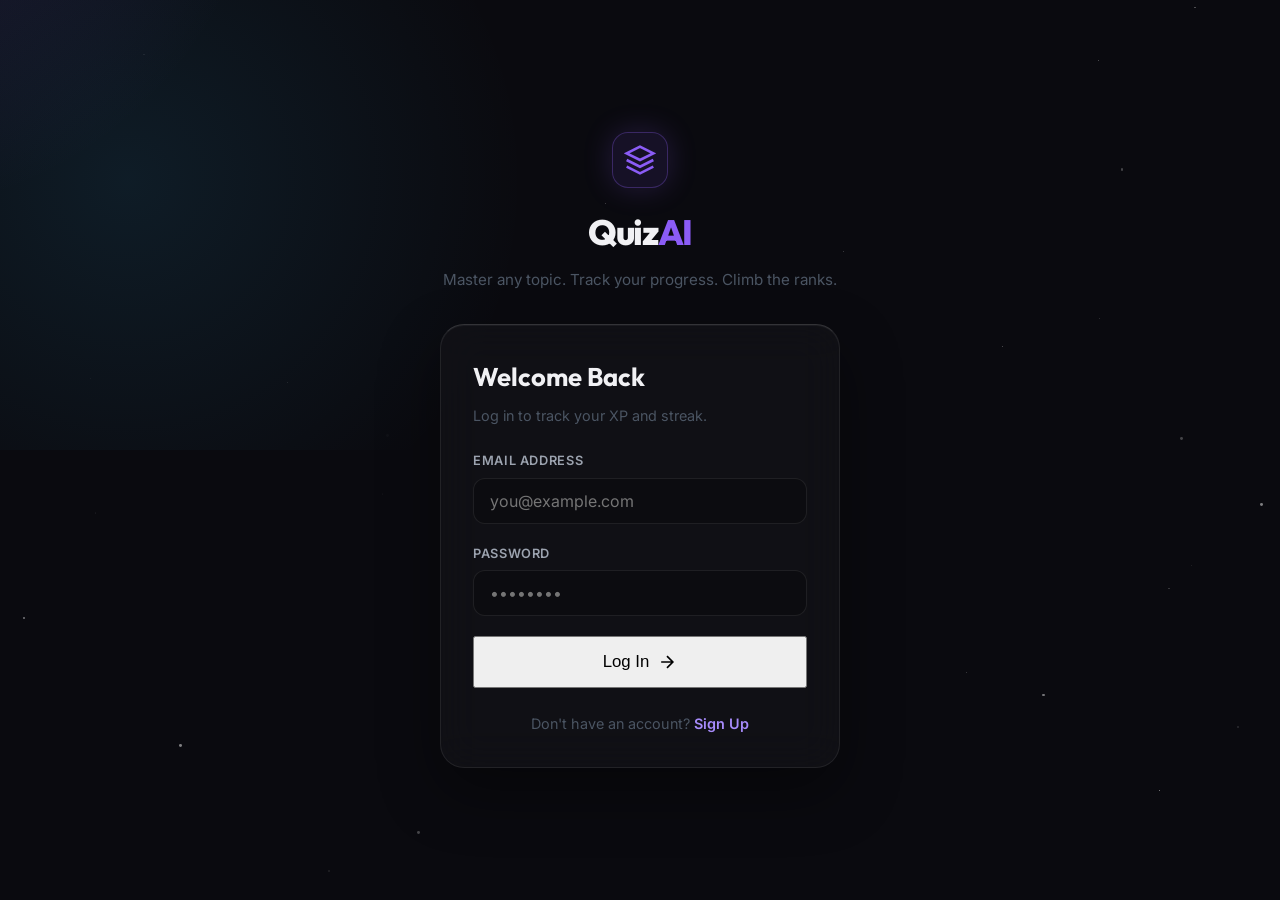
<file: login.html>
<!DOCTYPE html>
<html lang="en">
<head>
  <meta charset="UTF-8">
  <meta name="viewport" content="width=device-width, initial-scale=1.0">
  <title>Login – QuizAI Next-Gen Engine</title>
  <link href="https://fonts.googleapis.com/css2?family=Inter:wght@400;500;600;700;800&family=Outfit:wght@500;700;800&display=swap" rel="stylesheet">
  <link rel="stylesheet" href="styles.css">
  <link rel="stylesheet" href="login.css">
</head>
<body class="login-body">
  <!-- Dynamic Background -->
  <div class="stars" id="stars"></div>

  <div class="login-container">
    <div class="login-brand">
      <div class="brand-icon pulse">
        <svg viewBox="0 0 24 24" fill="none" stroke="currentColor" stroke-width="2">
          <path d="M12 2L2 7l10 5 10-5-10-5z"/>
          <path d="M2 17l10 5 10-5"/>
          <path d="M2 12l10 5 10-5"/>
        </svg>
      </div>
      <h1 class="brand-name">Quiz<span class="brand-accent">AI</span></h1>
      <p class="brand-tagline">Master any topic. Track your progress. Climb the ranks.</p>
    </div>

    <!-- Login Form -->
    <div id="loginFormContainer" class="auth-card">
      <h2>Welcome Back</h2>
      <p class="auth-subtitle">Log in to track your XP and streak.</p>
      <form id="loginForm">
        <div class="input-group">
          <label for="loginEmail">Email Address</label>
          <input type="email" id="loginEmail" placeholder="you@example.com" required>
        </div>
        <div class="input-group">
          <label for="loginPassword">Password</label>
          <input type="password" id="loginPassword" placeholder="••••••••" required>
        </div>
        <button type="submit" class="btn btn-primary auth-submit">
          Log In
          <svg viewBox="0 0 24 24" fill="none" stroke="currentColor" stroke-width="2"><path d="M5 12h14M12 5l7 7-7 7"/></svg>
        </button>
      </form>
      <div class="auth-switch">
        Don't have an account? <a href="#" onclick="toggleAuth('register')">Sign Up</a>
      </div>
    </div>

    <!-- Register Form -->
    <div id="registerFormContainer" class="auth-card hidden">
      <h2>Create Account</h2>
      <p class="auth-subtitle">Join the intelligent learning platform.</p>
      <form id="registerForm">
        <div class="input-group">
          <label for="regUsername">Username (Public)</label>
          <input type="text" id="regUsername" placeholder="QuizMaster99" required minlength="3">
        </div>
        <div class="input-group">
          <label for="regEmail">Email Address</label>
          <input type="email" id="regEmail" placeholder="you@example.com" required>
        </div>
        <div class="input-group">
          <label for="regPassword">Password</label>
          <input type="password" id="regPassword" placeholder="Minimum 6 characters" required minlength="6">
        </div>
        <button type="submit" class="btn btn-primary auth-submit">
          Create Account
          <svg viewBox="0 0 24 24" fill="none" stroke="currentColor" stroke-width="2"><path d="M5 12h14M12 5l7 7-7 7"/></svg>
        </button>
      </form>
      <div class="auth-switch">
        Already have an account? <a href="#" onclick="toggleAuth('login')">Log In</a>
      </div>
    </div>
    
  </div>

  <!-- Toast -->
  <div id="toast" class="toast hidden"><span id="toastMessage"></span></div>

  <script src="login.js"></script>
</body>
</html>
</file>
<file: styles.css>
/* ==========================================================================
   QuizAI — NEXT-GEN DESIGN SYSTEM
   Premium dark theme with purple accent, glassmorphism, and micro-animations.
   ========================================================================== */

/* ── CSS Variables ── */
:root {
  /* Core Palette */
  --bg-base: #0a0a0f;
  --bg-elevated: #111118;
  --bg-card: rgba(17, 17, 24, 0.7);
  --bg-hover: rgba(30, 30, 42, 0.8);
  --bg-input: rgba(15, 15, 22, 0.6);

  /* Accent Colors */
  --accent-primary: #8b5cf6;
  --accent-primary-hover: #a78bfa;
  --accent-secondary: #ec4899;
  --accent-cyan: #22d3ee;
  --accent-glow: rgba(139, 92, 246, 0.4);

  /* Text */
  --text-primary: #f1f1f4;
  --text-secondary: #9ca3af;
  --text-tertiary: #6b7280;
  --text-muted: #4b5563;

  /* Feedback */
  --success: #34d399;
  --success-bg: rgba(16, 185, 129, 0.08);
  --success-border: rgba(16, 185, 129, 0.2);
  --error: #f87171;
  --error-bg: rgba(239, 68, 68, 0.08);
  --error-border: rgba(239, 68, 68, 0.2);
  --warning: #fbbf24;
  --warning-bg: rgba(251, 191, 36, 0.08);
  --warning-border: rgba(251, 191, 36, 0.2);

  /* Gradients */
  --gradient-main: linear-gradient(135deg, #8b5cf6 0%, #ec4899 100%);
  --gradient-subtle: linear-gradient(135deg, rgba(139, 92, 246, 0.15) 0%, rgba(236, 72, 153, 0.15) 100%);

  /* Glass */
  --glass-border: rgba(255, 255, 255, 0.08);
  --glass-border-hover: rgba(255, 255, 255, 0.15);

  /* Radius */
  --radius-xs: 6px;
  --radius-sm: 8px;
  --radius-md: 12px;
  --radius-lg: 20px;
  --radius-xl: 24px;
  --radius-full: 9999px;

  /* Shadows */
  --shadow-sm: 0 2px 8px rgba(0, 0, 0, 0.3);
  --shadow-md: 0 8px 24px rgba(0, 0, 0, 0.4);
  --shadow-lg: 0 16px 48px rgba(0, 0, 0, 0.5);
  --shadow-glow: 0 0 30px -5px var(--accent-glow);

  /* Transitions */
  --ease-out: cubic-bezier(0.16, 1, 0.3, 1);
  --ease-spring: cubic-bezier(0.175, 0.885, 0.32, 1.275);
  --transition-fast: 150ms var(--ease-out);
  --transition-smooth: 300ms var(--ease-out);
  --transition-slow: 500ms var(--ease-out);
}

/* ── Reset & Base ── */
*, *::before, *::after {
  box-sizing: border-box;
  margin: 0;
  padding: 0;
}

html {
  scroll-behavior: smooth;
}

body {
  font-family: 'Inter', -apple-system, BlinkMacSystemFont, system-ui, sans-serif;
  background-color: var(--bg-base);
  color: var(--text-primary);
  line-height: 1.6;
  min-height: 100vh;
  display: flex;
  flex-direction: column;
  overflow-x: hidden;
  -webkit-font-smoothing: antialiased;
  -moz-osx-font-smoothing: grayscale;
}

body::before {
  content: '';
  position: fixed;
  top: 0;
  left: 0;
  width: 100%;
  height: 100%;
  background:
    radial-gradient(ellipse at 20% 0%, rgba(139, 92, 246, 0.08) 0%, transparent 50%),
    radial-gradient(ellipse at 80% 100%, rgba(236, 72, 153, 0.06) 0%, transparent 50%);
  pointer-events: none;
  z-index: 0;
}

/* Scrollbar */
::-webkit-scrollbar { width: 8px; }
::-webkit-scrollbar-track { background: transparent; }
::-webkit-scrollbar-thumb {
  background: rgba(139, 92, 246, 0.3);
  border-radius: 10px;
}
::-webkit-scrollbar-thumb:hover { background: rgba(139, 92, 246, 0.5); }

/* ── Selection ── */
::selection {
  background: rgba(139, 92, 246, 0.3);
  color: var(--text-primary);
}

/* ── Background Layers ── */
.bg-canvas {
  position: fixed;
  top: 0;
  left: 0;
  width: 100vw;
  height: 100vh;
  z-index: 1;
  pointer-events: none;
}

.bg-spotlight {
  position: fixed;
  top: 0;
  left: 0;
  width: 100vw;
  height: 100vh;
  z-index: 0;
  pointer-events: none;
  opacity: 0;
  transition: opacity 0.8s ease;
}

.bg-noise {
  position: fixed;
  top: 0;
  left: 0;
  width: 100vw;
  height: 100vh;
  z-index: 2;
  pointer-events: none;
  opacity: 0.03;
  background-image: url("data:image/svg+xml,%3Csvg viewBox='0 0 256 256' xmlns='http://www.w3.org/2000/svg'%3E%3Cfilter id='noise'%3E%3CfeTurbulence type='fractalNoise' baseFrequency='0.65' numOctaves='3' stitchTiles='stitch'/%3E%3C/filter%3E%3Crect width='100%25' height='100%25' filter='url(%23noise)' opacity='0.5'/%3E%3C/svg%3E");
}

/* ── Navigation ── */
.navbar {
  position: sticky;
  top: 0;
  z-index: 50;
  display: flex;
  justify-content: space-between;
  align-items: center;
  padding: 16px 32px;
  background: rgba(10, 10, 15, 0.8);
  backdrop-filter: blur(20px);
  -webkit-backdrop-filter: blur(20px);
  border-bottom: 1px solid var(--glass-border);
}

.nav-brand {
  display: flex;
  align-items: center;
  gap: 10px;
  cursor: pointer;
  transition: opacity var(--transition-fast);
}

.nav-brand:hover { opacity: 0.8; }

.brand-icon {
  width: 28px;
  height: 28px;
  color: var(--accent-primary);
}

.brand-icon svg { width: 100%; height: 100%; }

.brand-name {
  font-size: 1.3rem;
  font-weight: 700;
  letter-spacing: -0.03em;
  color: var(--text-primary);
}

.brand-accent { color: var(--accent-primary); }

.brand-version {
  font-size: 0.65rem;
  font-weight: 600;
  color: var(--accent-primary);
  background: rgba(139, 92, 246, 0.12);
  padding: 2px 6px;
  border-radius: var(--radius-full);
  letter-spacing: 0.05em;
  text-transform: uppercase;
}

.nav-actions {
  display: flex;
  align-items: center;
  gap: 16px;
}

.nav-badge {
  display: flex;
  align-items: center;
  gap: 8px;
  font-size: 0.75rem;
  font-weight: 500;
  color: var(--text-tertiary);
  padding: 6px 12px;
  border-radius: var(--radius-full);
  background: rgba(139, 92, 246, 0.06);
  border: 1px solid rgba(139, 92, 246, 0.12);
}

.nav-badge-dot {
  width: 6px;
  height: 6px;
  border-radius: 50%;
  background: var(--success);
  animation: pulse-dot 2s ease-in-out infinite;
}

@keyframes pulse-dot {
  0%, 100% { opacity: 1; transform: scale(1); }
  50% { opacity: 0.5; transform: scale(0.8); }
}

.nav-shortcut-hint {
  display: none;
  font-size: 0.7rem;
  color: var(--text-muted);
}

.nav-shortcut-hint kbd {
  display: inline-block;
  padding: 1px 5px;
  font-family: 'Inter', sans-serif;
  font-size: 0.65rem;
  background: rgba(255, 255, 255, 0.06);
  border: 1px solid var(--glass-border);
  border-radius: 3px;
  margin: 0 1px;
}

@media (min-width: 768px) {
  .nav-shortcut-hint { display: block; }
}

/* ── Layout ── */
.main-container {
  position: relative;
  z-index: 10;
  flex: 1;
  width: 100%;
  max-width: 860px;
  margin: 0 auto;
  padding: 40px 20px 60px;
}

/* ── Screens ── */
.screen {
  display: none;
  opacity: 0;
  transform: translateY(12px);
  transition: opacity 0.5s var(--ease-out), transform 0.5s var(--ease-out);
}

.screen.active {
  display: block;
  opacity: 1;
  transform: translateY(0);
  animation: screenReveal 0.6s var(--ease-out) forwards;
}

@keyframes screenReveal {
  from { opacity: 0; transform: translateY(16px); }
  to { opacity: 1; transform: translateY(0); }
}

/* ── Hero Section ── */
.hero-section {
  text-align: center;
  margin-bottom: 40px;
  animation: heroFadeIn 0.8s var(--ease-out) forwards;
}

@keyframes heroFadeIn {
  from { opacity: 0; transform: translateY(-20px); }
  to { opacity: 1; transform: translateY(0); }
}

.hero-badge {
  display: inline-flex;
  align-items: center;
  gap: 8px;
  font-size: 0.7rem;
  font-weight: 600;
  letter-spacing: 0.1em;
  text-transform: uppercase;
  color: var(--accent-primary);
  background: rgba(139, 92, 246, 0.08);
  border: 1px solid rgba(139, 92, 246, 0.15);
  padding: 6px 16px;
  border-radius: var(--radius-full);
  margin-bottom: 24px;
}

.hero-badge-dot {
  width: 6px;
  height: 6px;
  border-radius: 50%;
  background: var(--accent-primary);
  animation: pulse-dot 2s ease-in-out infinite;
}

.hero-title {
  font-size: clamp(2rem, 5vw, 3.5rem);
  font-weight: 800;
  line-height: 1.1;
  letter-spacing: -0.03em;
  margin-bottom: 16px;
  color: var(--text-primary);
}

.gradient-text {
  background: var(--gradient-main);
  -webkit-background-clip: text;
  background-clip: text;
  color: transparent;
  display: inline-block;
}

.hero-subtitle {
  font-size: 1.05rem;
  color: var(--text-secondary);
  max-width: 560px;
  margin: 0 auto;
  line-height: 1.6;
}

/* ── Input Card ── */
.input-card {
  background: var(--bg-card);
  backdrop-filter: blur(24px);
  -webkit-backdrop-filter: blur(24px);
  border: 1px solid var(--glass-border);
  border-radius: var(--radius-xl);
  padding: 36px;
  box-shadow: var(--shadow-md);
  position: relative;
  animation: cardSlideUp 0.7s var(--ease-out) 0.2s backwards;
}

@keyframes cardSlideUp {
  from { opacity: 0; transform: translateY(24px); }
  to { opacity: 1; transform: translateY(0); }
}

.input-card::before {
  content: '';
  position: absolute;
  inset: -1px;
  background: var(--gradient-main);
  border-radius: calc(var(--radius-xl) + 1px);
  z-index: -1;
  opacity: 0;
  transition: opacity 0.5s ease;
}

.input-card:focus-within::before {
  opacity: 0.15;
}

/* ── Source Toggle ── */
.source-toggle {
  display: flex;
  gap: 8px;
  margin-bottom: 24px;
  background: var(--bg-input);
  padding: 4px;
  border-radius: var(--radius-md);
  border: 1px solid var(--glass-border);
}

.toggle-btn {
  flex: 1;
  display: flex;
  align-items: center;
  justify-content: center;
  gap: 8px;
  padding: 10px 16px;
  border: none;
  border-radius: var(--radius-sm);
  background: transparent;
  color: var(--text-tertiary);
  font-family: inherit;
  font-size: 0.9rem;
  font-weight: 500;
  cursor: pointer;
  transition: all var(--transition-fast);
}

.toggle-btn svg {
  width: 18px;
  height: 18px;
}

.toggle-btn:hover {
  color: var(--text-secondary);
}

.toggle-btn.active {
  background: rgba(139, 92, 246, 0.12);
  color: var(--accent-primary-hover);
  box-shadow: 0 2px 8px rgba(139, 92, 246, 0.1);
}

/* ── Input Section ── */
.hidden { display: none !important; }

.input-section {
  margin-bottom: 24px;
}

.input-label {
  display: block;
  font-size: 0.85rem;
  font-weight: 600;
  color: var(--text-secondary);
  margin-bottom: 10px;
}

.topic-textarea {
  width: 100%;
  background: var(--bg-input);
  border: 1px solid var(--glass-border);
  border-radius: var(--radius-md);
  padding: 16px 20px;
  font-family: inherit;
  font-size: 0.95rem;
  color: var(--text-primary);
  line-height: 1.6;
  resize: vertical;
  min-height: 100px;
  transition: border-color var(--transition-fast), box-shadow var(--transition-fast);
}

.topic-textarea::placeholder {
  color: var(--text-muted);
}

.topic-textarea:focus {
  outline: none;
  border-color: var(--accent-primary);
  box-shadow: 0 0 0 3px rgba(139, 92, 246, 0.1);
}

.input-hint {
  font-size: 0.78rem;
  color: var(--text-muted);
  margin-top: 8px;
}

/* ── Drop Zone ── */
.drop-zone {
  border: 2px dashed var(--glass-border);
  border-radius: var(--radius-lg);
  padding: 40px 20px;
  text-align: center;
  cursor: pointer;
  transition: all var(--transition-fast);
}

.drop-zone:hover {
  border-color: var(--accent-primary);
  background: rgba(139, 92, 246, 0.04);
}

.drop-zone.dragover {
  border-color: var(--accent-primary);
  background: rgba(139, 92, 246, 0.08);
  transform: scale(1.01);
}

.drop-zone-icon {
  width: 48px;
  height: 48px;
  margin: 0 auto 16px;
  color: var(--text-tertiary);
}

.drop-zone-icon svg { width: 100%; height: 100%; }

.drop-zone-text {
  font-size: 1rem;
  font-weight: 500;
  color: var(--text-secondary);
  margin-bottom: 4px;
}

.drop-zone-subtext {
  font-size: 0.85rem;
  color: var(--text-tertiary);
}

.drop-zone-limit {
  font-size: 0.75rem;
  color: var(--text-muted);
  margin-top: 8px;
}

/* ── File Info ── */
.file-info {
  display: flex;
  align-items: center;
  gap: 12px;
  padding: 14px 16px;
  background: rgba(139, 92, 246, 0.06);
  border: 1px solid rgba(139, 92, 246, 0.15);
  border-radius: var(--radius-md);
}

.file-info-icon {
  width: 24px;
  height: 24px;
  color: var(--accent-primary);
  flex-shrink: 0;
}

.file-info-icon svg { width: 100%; height: 100%; }

.file-details {
  flex: 1;
  display: flex;
  flex-direction: column;
  gap: 2px;
}

.file-name {
  font-size: 0.9rem;
  font-weight: 500;
  color: var(--text-primary);
}

.file-size {
  font-size: 0.75rem;
  color: var(--text-tertiary);
}

.file-remove-btn {
  background: none;
  border: none;
  color: var(--text-tertiary);
  font-size: 1rem;
  cursor: pointer;
  padding: 4px 8px;
  border-radius: var(--radius-xs);
  transition: all var(--transition-fast);
}

.file-remove-btn:hover {
  color: var(--error);
  background: var(--error-bg);
}

/* ── Configuration ── */
.config-section {
  margin-bottom: 28px;
}

.config-row {
  display: flex;
  gap: 24px;
}

.config-group {
  flex: 1;
}

.config-label {
  display: flex;
  align-items: center;
  gap: 8px;
  font-size: 0.8rem;
  font-weight: 600;
  color: var(--text-secondary);
  margin-bottom: 10px;
  text-transform: uppercase;
  letter-spacing: 0.04em;
}

.config-label svg {
  width: 16px;
  height: 16px;
  color: var(--accent-primary);
}

.difficulty-selector {
  display: flex;
  gap: 6px;
}

.diff-btn {
  flex: 1;
  padding: 10px 12px;
  border: 1px solid var(--glass-border);
  border-radius: var(--radius-sm);
  background: var(--bg-input);
  color: var(--text-tertiary);
  font-family: inherit;
  font-size: 0.8rem;
  font-weight: 500;
  cursor: pointer;
  transition: all var(--transition-fast);
  display: flex;
  align-items: center;
  justify-content: center;
  gap: 4px;
}

.diff-icon {
  font-size: 0.75rem;
}

.diff-btn:hover {
  border-color: var(--glass-border-hover);
  color: var(--text-secondary);
}

.diff-btn.active {
  border-color: var(--accent-primary);
  background: rgba(139, 92, 246, 0.1);
  color: var(--accent-primary-hover);
}

.diff-btn.active[data-value="easy"] {
  border-color: var(--success);
  background: var(--success-bg);
  color: var(--success);
}

.diff-btn.active[data-value="hard"] {
  border-color: var(--error);
  background: var(--error-bg);
  color: var(--error);
}

/* ── Count Selector ── */
.count-selector {
  display: flex;
  align-items: center;
  gap: 4px;
  background: var(--bg-input);
  border: 1px solid var(--glass-border);
  border-radius: var(--radius-sm);
  padding: 4px;
}

.count-btn {
  width: 36px;
  height: 36px;
  border: none;
  border-radius: var(--radius-xs);
  background: transparent;
  color: var(--text-secondary);
  font-size: 1.1rem;
  font-family: inherit;
  cursor: pointer;
  display: flex;
  align-items: center;
  justify-content: center;
  transition: all var(--transition-fast);
}

.count-btn:hover {
  background: rgba(139, 92, 246, 0.1);
  color: var(--accent-primary);
}

.count-display {
  min-width: 40px;
  text-align: center;
  font-size: 1.1rem;
  font-weight: 700;
  color: var(--text-primary);
}

/* ── Generate Button ── */
.generate-btn {
  width: 100%;
  display: flex;
  align-items: center;
  justify-content: center;
  gap: 10px;
  padding: 18px 32px;
  border: none;
  border-radius: var(--radius-md);
  background: var(--gradient-main);
  color: white;
  font-family: inherit;
  font-size: 1rem;
  font-weight: 600;
  letter-spacing: 0.02em;
  cursor: pointer;
  position: relative;
  overflow: hidden;
  transition: all var(--transition-smooth);
}

.generate-btn::before {
  content: '';
  position: absolute;
  top: 0;
  left: -100%;
  width: 100%;
  height: 100%;
  background: linear-gradient(90deg, transparent, rgba(255, 255, 255, 0.2), transparent);
  transition: 0.6s;
}

.generate-btn:hover:not(:disabled)::before {
  left: 100%;
}

.generate-btn:hover:not(:disabled) {
  transform: translateY(-2px);
  box-shadow: 0 8px 30px var(--accent-glow);
}

.generate-btn:active:not(:disabled) {
  transform: translateY(0);
}

.generate-btn:disabled {
  opacity: 0.6;
  cursor: not-allowed;
}

.generate-btn.generating .btn-text,
.generate-btn.generating .btn-icon {
  display: none;
}

.generate-btn.generating .btn-loader {
  display: flex !important;
  align-items: center;
  gap: 10px;
}

.btn-icon svg {
  width: 20px;
  height: 20px;
}

.btn-loader {
  display: none;
}

.spinner {
  width: 20px;
  height: 20px;
  border: 2px solid rgba(255, 255, 255, 0.3);
  border-top-color: white;
  border-radius: 50%;
  animation: spin 0.8s linear infinite;
}

@keyframes spin { to { transform: rotate(360deg); } }

/* ── Feature Cards ── */
.features-grid {
  display: grid;
  grid-template-columns: repeat(auto-fit, minmax(180px, 1fr));
  gap: 16px;
  margin-top: 40px;
  animation: cardSlideUp 0.8s var(--ease-out) 0.4s backwards;
}

.feature-card {
  background: rgba(255, 255, 255, 0.02);
  border: 1px solid var(--glass-border);
  border-radius: var(--radius-md);
  padding: 24px;
  transition: all var(--transition-smooth);
}

.feature-card:hover {
  background: rgba(255, 255, 255, 0.04);
  border-color: var(--glass-border-hover);
  transform: translateY(-4px);
}

.feature-icon {
  font-size: 1.5rem;
  margin-bottom: 12px;
}

.feature-card h3 {
  font-size: 0.9rem;
  font-weight: 600;
  color: var(--text-primary);
  margin-bottom: 6px;
}

.feature-card p {
  font-size: 0.8rem;
  color: var(--text-tertiary);
  line-height: 1.5;
}

/* ── Loading Screen ── */
.loading-content {
  display: flex;
  flex-direction: column;
  align-items: center;
  justify-content: center;
  padding: 80px 20px;
}

.loading-orb {
  position: relative;
  width: 72px;
  height: 72px;
  margin-bottom: 32px;
}

.orb-ring {
  position: absolute;
  inset: 0;
  border-radius: 50%;
  border: 2px solid transparent;
}

.ring-1 {
  border-top-color: var(--accent-primary);
  animation: spin 1s linear infinite;
}

.ring-2 {
  inset: 6px;
  border-right-color: var(--accent-secondary);
  animation: spin 1.5s linear infinite reverse;
}

.ring-3 {
  inset: 12px;
  border-bottom-color: var(--accent-cyan);
  animation: spin 2s linear infinite;
}

.orb-core {
  position: absolute;
  inset: 0;
  display: flex;
  align-items: center;
  justify-content: center;
  color: var(--accent-primary);
}

.orb-core svg { width: 22px; height: 22px; }

.loading-title {
  font-size: 1.4rem;
  font-weight: 700;
  color: var(--text-primary);
  margin-bottom: 8px;
}

.loading-status {
  font-size: 0.85rem;
  color: var(--text-tertiary);
  margin-bottom: 32px;
  font-family: 'Courier New', monospace;
}

.loading-steps {
  display: flex;
  flex-direction: column;
  gap: 14px;
  width: 100%;
  max-width: 280px;
  margin-bottom: 32px;
}

.loading-step {
  display: flex;
  align-items: center;
  gap: 12px;
  color: var(--text-muted);
  font-size: 0.85rem;
  font-weight: 500;
  transition: color var(--transition-fast);
}

.loading-step.active { color: var(--text-primary); }
.loading-step.completed { color: var(--success); }

.step-dot {
  width: 8px;
  height: 8px;
  border-radius: 50%;
  background: var(--glass-border);
  flex-shrink: 0;
  transition: all var(--transition-fast);
}

.loading-step.active .step-dot {
  background: var(--accent-primary);
  box-shadow: 0 0 10px var(--accent-primary);
}

.loading-step.completed .step-dot {
  background: var(--success);
}

.loading-bar-container {
  width: 100%;
  max-width: 360px;
  height: 3px;
  background: rgba(255, 255, 255, 0.05);
  border-radius: var(--radius-full);
  overflow: hidden;
}

.loading-bar {
  height: 100%;
  background: var(--gradient-main);
  width: 0%;
  transition: width 0.5s ease;
  border-radius: var(--radius-full);
}

/* ── Quiz Screen ── */
.quiz-container {
  background: var(--bg-card);
  backdrop-filter: blur(16px);
  -webkit-backdrop-filter: blur(16px);
  border: 1px solid var(--glass-border);
  border-radius: var(--radius-xl);
  box-shadow: var(--shadow-md);
  overflow: hidden;
}

.quiz-header {
  padding: 20px 28px;
  border-bottom: 1px solid var(--glass-border);
  background: rgba(255, 255, 255, 0.01);
}

.quiz-meta {
  display: flex;
  gap: 10px;
  margin-bottom: 16px;
  flex-wrap: wrap;
}

.diff-badge, .source-badge, .timer-badge {
  font-size: 0.7rem;
  font-weight: 600;
  text-transform: uppercase;
  letter-spacing: 0.06em;
  padding: 5px 12px;
  border-radius: var(--radius-full);
  background: var(--bg-input);
  border: 1px solid var(--glass-border);
  color: var(--text-secondary);
}

.diff-badge[data-diff="easy"] {
  color: var(--success);
  border-color: var(--success-border);
  background: var(--success-bg);
}

.diff-badge[data-diff="medium"] {
  color: var(--warning);
  border-color: var(--warning-border);
  background: var(--warning-bg);
}

.diff-badge[data-diff="hard"] {
  color: var(--error);
  border-color: var(--error-border);
  background: var(--error-bg);
}

.timer-badge {
  margin-left: auto;
  font-family: 'Courier New', monospace;
  font-size: 0.8rem;
  color: var(--accent-cyan);
  border-color: rgba(34, 211, 238, 0.15);
  background: rgba(34, 211, 238, 0.05);
}

.quiz-progress-info {
  display: flex;
  justify-content: space-between;
  align-items: center;
  margin-bottom: 12px;
}

.progress-text {
  font-size: 0.85rem;
  font-weight: 500;
  color: var(--text-secondary);
}

.score-display {
  font-size: 0.85rem;
  font-weight: 600;
  color: var(--accent-primary);
  background: rgba(139, 92, 246, 0.08);
  padding: 4px 14px;
  border-radius: var(--radius-full);
}

.progress-bar-container {
  height: 4px;
  background: rgba(255, 255, 255, 0.04);
  border-radius: var(--radius-full);
  overflow: hidden;
}

.progress-bar {
  height: 100%;
  background: var(--gradient-main);
  width: 0%;
  transition: width 0.4s var(--ease-out);
  border-radius: var(--radius-full);
}

/* ── Question Card ── */
.question-card {
  padding: 32px 28px;
}

@keyframes questionSlideIn {
  from { opacity: 0; transform: translateX(20px); }
  to { opacity: 1; transform: translateX(0); }
}

.question-number {
  font-size: 0.8rem;
  font-weight: 700;
  color: var(--accent-primary);
  margin-bottom: 8px;
  letter-spacing: 0.08em;
  font-family: 'Courier New', monospace;
}

.question-text {
  font-size: 1.15rem;
  font-weight: 500;
  color: var(--text-primary);
  margin-bottom: 28px;
  line-height: 1.6;
}

/* ── Options ── */
.options-grid {
  display: flex;
  flex-direction: column;
  gap: 10px;
  margin-bottom: 24px;
}

.option-btn {
  display: flex;
  align-items: center;
  width: 100%;
  padding: 14px 18px;
  background: var(--bg-input);
  border: 1px solid var(--glass-border);
  border-radius: var(--radius-md);
  color: var(--text-primary);
  font-size: 0.95rem;
  font-family: inherit;
  font-weight: 400;
  text-align: left;
  cursor: pointer;
  transition: all var(--transition-fast);
  animation: optionFadeIn 0.3s var(--ease-out) forwards;
  opacity: 0;
}

@keyframes optionFadeIn {
  from { opacity: 0; transform: translateY(8px); }
  to { opacity: 1; transform: translateY(0); }
}

.option-btn:hover:not(:disabled) {
  border-color: var(--glass-border-hover);
  background: var(--bg-hover);
  transform: translateX(4px);
}

.option-label {
  display: flex;
  align-items: center;
  justify-content: center;
  width: 30px;
  height: 30px;
  background: var(--bg-base);
  border: 1px solid var(--glass-border);
  border-radius: var(--radius-xs);
  margin-right: 14px;
  font-size: 0.8rem;
  font-weight: 700;
  color: var(--text-secondary);
  flex-shrink: 0;
  transition: all var(--transition-fast);
}

.option-text {
  flex: 1;
}

/* Answer States */
.option-btn.correct {
  border-color: var(--success-border);
  background: var(--success-bg);
}

.option-btn.correct .option-label {
  background: var(--success);
  border-color: var(--success);
  color: var(--bg-base);
}

.option-btn.incorrect {
  border-color: var(--error-border);
  background: var(--error-bg);
}

.option-btn.incorrect .option-label {
  background: var(--error);
  border-color: var(--error);
  color: var(--bg-base);
}

@keyframes shake {
  0%, 100% { transform: translateX(0); }
  20% { transform: translateX(-6px); }
  40% { transform: translateX(6px); }
  60% { transform: translateX(-4px); }
  80% { transform: translateX(4px); }
}

.option-btn.shake {
  animation: shake 0.4s ease-in-out;
}

/* ── Explanation Panel ── */
.explanation-panel {
  display: flex;
  gap: 14px;
  padding: 18px;
  border-radius: var(--radius-md);
  animation: slideDown 0.3s var(--ease-out) forwards;
}

.explanation-panel.hidden {
  display: none;
}

@keyframes slideDown {
  from { opacity: 0; transform: translateY(-8px); }
  to { opacity: 1; transform: translateY(0); }
}

.explanation-panel.correct {
  background: var(--success-bg);
  border: 1px solid var(--success-border);
}

.explanation-panel.incorrect {
  background: var(--error-bg);
  border: 1px solid var(--error-border);
}

.explanation-icon {
  flex-shrink: 0;
  width: 22px;
  height: 22px;
  margin-top: 2px;
}

.explanation-panel.correct .explanation-icon { color: var(--success); }
.explanation-panel.incorrect .explanation-icon { color: var(--error); }

.explanation-content h4 {
  font-size: 0.95rem;
  font-weight: 600;
  margin-bottom: 6px;
}

.explanation-panel.correct h4 { color: var(--success); }
.explanation-panel.incorrect h4 { color: var(--error); }

.explanation-content p {
  font-size: 0.88rem;
  color: var(--text-secondary);
  line-height: 1.6;
}

/* ── Quiz Navigation ── */
.quiz-nav {
  display: flex;
  align-items: center;
  justify-content: space-between;
  padding: 18px 28px;
  background: rgba(255, 255, 255, 0.01);
  border-top: 1px solid var(--glass-border);
}

.nav-btn {
  display: flex;
  align-items: center;
  justify-content: center;
  padding: 10px 20px;
  border-radius: var(--radius-sm);
  font-size: 0.88rem;
  font-weight: 500;
  font-family: inherit;
  cursor: pointer;
  transition: all var(--transition-fast);
  border: none;
}

.nav-btn.secondary {
  background: var(--bg-input);
  color: var(--text-secondary);
  border: 1px solid var(--glass-border);
}

.nav-btn.secondary:hover:not(:disabled) {
  color: var(--text-primary);
  background: var(--bg-hover);
}

.nav-btn.primary {
  background: var(--accent-primary);
  color: white;
}

.nav-btn.primary:hover:not(:disabled) {
  background: var(--accent-primary-hover);
  box-shadow: 0 4px 16px var(--accent-glow);
}

.nav-btn:disabled {
  opacity: 0.3;
  cursor: not-allowed;
}

.question-dots {
  display: flex;
  gap: 5px;
  flex-wrap: wrap;
  justify-content: center;
  max-width: 300px;
}

.dot {
  width: 8px;
  height: 8px;
  border-radius: 50%;
  background: var(--glass-border);
  cursor: pointer;
  transition: all var(--transition-fast);
}

.dot:hover { background: var(--text-tertiary); }
.dot.active { background: var(--accent-primary); transform: scale(1.3); }
.dot.correct { background: var(--success); }
.dot.incorrect { background: var(--error); }

/* ── Results Screen ── */
.results-container {
  background: var(--bg-card);
  backdrop-filter: blur(16px);
  -webkit-backdrop-filter: blur(16px);
  border: 1px solid var(--glass-border);
  border-radius: var(--radius-xl);
  padding: 48px 36px;
  box-shadow: var(--shadow-md);
}

.score-showcase {
  text-align: center;
  margin-bottom: 40px;
}

.score-circle-container {
  position: relative;
  width: 150px;
  height: 150px;
  margin: 0 auto 28px;
}

.score-ring { width: 100%; height: 100%; transform: rotate(-90deg); }
.score-ring-bg { fill: none; stroke: rgba(255, 255, 255, 0.05); stroke-width: 10; }
.score-ring-fill {
  fill: none;
  stroke: var(--accent-primary);
  stroke-width: 10;
  stroke-linecap: round;
  transition: stroke-dashoffset 1.5s var(--ease-out);
}

.score-circle-content {
  position: absolute;
  inset: 0;
  display: flex;
  flex-direction: column;
  align-items: center;
  justify-content: center;
}

.score-percentage {
  font-size: 2.2rem;
  font-weight: 800;
  color: var(--text-primary);
  line-height: 1;
  margin-bottom: 4px;
}

.score-label {
  font-size: 0.75rem;
  font-weight: 600;
  color: var(--text-tertiary);
  text-transform: uppercase;
  letter-spacing: 0.08em;
}

.score-info {
  margin-top: 8px;
}

.results-title {
  font-size: 1.8rem;
  font-weight: 700;
  color: var(--text-primary);
  margin-bottom: 8px;
}

.results-subtitle {
  font-size: 1rem;
  color: var(--text-secondary);
  margin-bottom: 28px;
}

/* Stats */
.stats-row {
  display: flex;
  justify-content: center;
  gap: 24px;
  background: var(--bg-input);
  padding: 20px;
  border-radius: var(--radius-md);
  border: 1px solid var(--glass-border);
}

.stat-item {
  display: flex;
  flex-direction: column;
  align-items: center;
  min-width: 60px;
}

.stat-value {
  font-size: 1.4rem;
  font-weight: 700;
  margin-bottom: 4px;
}

.stat-item.correct .stat-value { color: var(--success); }
.stat-item.incorrect .stat-value { color: var(--error); }
.stat-item.total .stat-value { color: var(--text-primary); }
.stat-item.time .stat-value {
  color: var(--accent-cyan);
  font-family: 'Courier New', monospace;
  font-size: 1.2rem;
}

.stat-label {
  font-size: 0.7rem;
  color: var(--text-tertiary);
  text-transform: uppercase;
  letter-spacing: 0.06em;
  font-weight: 500;
}

/* ── Review Section ── */
.review-section {
  margin-top: 36px;
  text-align: left;
}

.review-heading {
  font-size: 1.1rem;
  font-weight: 600;
  color: var(--text-primary);
  margin-bottom: 16px;
  padding-bottom: 12px;
  border-bottom: 1px solid var(--glass-border);
}

.review-item {
  padding: 16px;
  border-radius: var(--radius-md);
  margin-bottom: 10px;
  border: 1px solid var(--glass-border);
  background: rgba(255, 255, 255, 0.01);
}

.review-item.correct {
  border-left: 3px solid var(--success);
}

.review-item.incorrect {
  border-left: 3px solid var(--error);
}

.review-item.skipped {
  border-left: 3px solid var(--text-muted);
}

.review-item-header {
  display: flex;
  gap: 10px;
  align-items: flex-start;
  margin-bottom: 10px;
}

.review-icon {
  font-size: 1rem;
  flex-shrink: 0;
}

.review-q-text {
  font-size: 0.9rem;
  font-weight: 500;
  color: var(--text-primary);
  line-height: 1.5;
}

.review-answers {
  padding-left: 30px;
  font-size: 0.85rem;
  line-height: 1.8;
}

.review-label {
  font-weight: 600;
  color: var(--text-tertiary);
}

.text-success { color: var(--success); }
.text-error { color: var(--error); }

.review-your-answer,
.review-correct-answer {
  margin-bottom: 2px;
}

.review-explanation {
  margin-top: 10px;
  padding-left: 30px;
  font-size: 0.82rem;
  color: var(--text-tertiary);
  line-height: 1.6;
}

/* ── Action Buttons ── */
.results-actions {
  display: flex;
  justify-content: center;
  gap: 12px;
  margin-top: 36px;
}

.action-btn {
  display: flex;
  align-items: center;
  gap: 8px;
  padding: 13px 26px;
  border-radius: var(--radius-md);
  font-size: 0.95rem;
  font-weight: 500;
  font-family: inherit;
  cursor: pointer;
  transition: all var(--transition-fast);
  border: none;
}

.action-btn.secondary {
  background: var(--bg-input);
  color: var(--text-primary);
  border: 1px solid var(--glass-border);
}

.action-btn.secondary:hover {
  background: var(--bg-hover);
  border-color: var(--glass-border-hover);
}

.action-btn.primary {
  background: var(--accent-primary);
  color: white;
}

.action-btn.primary:hover {
  background: var(--accent-primary-hover);
  transform: translateY(-2px);
  box-shadow: 0 6px 20px var(--accent-glow);
}

.action-btn svg { width: 18px; height: 18px; }

/* ── Toast Notification ── */
.toast {
  position: fixed;
  bottom: 28px;
  left: 50%;
  transform: translateX(-50%) translateY(0);
  padding: 12px 24px;
  border-radius: var(--radius-full);
  font-size: 0.9rem;
  font-weight: 500;
  box-shadow: var(--shadow-lg);
  z-index: 1000;
  opacity: 1;
  transition: all var(--transition-smooth);
  max-width: 90vw;
}

.toast-info {
  background: var(--text-primary);
  color: var(--bg-base);
}

.toast-error {
  background: var(--error);
  color: white;
}

.toast-warning {
  background: var(--warning);
  color: var(--bg-base);
}

.toast-success {
  background: var(--success);
  color: var(--bg-base);
}

.toast.hidden {
  opacity: 0;
  transform: translateX(-50%) translateY(20px);
  pointer-events: none;
}

/* ── Time Limit Selector ── */
.timelimit-selector {
  display: flex;
  gap: 6px;
  flex-wrap: wrap;
}

.timelimit-btn {
  padding: 9px 14px;
  border: 1px solid var(--glass-border);
  border-radius: var(--radius-sm);
  background: var(--bg-input);
  color: var(--text-tertiary);
  font-family: inherit;
  font-size: 0.82rem;
  font-weight: 600;
  cursor: pointer;
  transition: all var(--transition-fast);
}

.timelimit-btn:hover {
  border-color: var(--glass-border-hover);
  color: var(--text-secondary);
}

.timelimit-btn.active {
  border-color: var(--accent-cyan);
  background: rgba(34, 211, 238, 0.08);
  color: var(--accent-cyan);
}

/* ── Countdown Badge ── */
.countdown-badge {
  font-family: 'Courier New', monospace;
  font-size: 0.85rem;
  font-weight: 700;
  padding: 5px 14px;
  border-radius: var(--radius-full);
  border: 1px solid rgba(34, 211, 238, 0.25);
  background: rgba(34, 211, 238, 0.06);
  color: var(--accent-cyan);
  transition: all 0.3s ease;
  min-width: 72px;
  text-align: center;
}

.countdown-badge.warning {
  border-color: rgba(251, 191, 36, 0.4);
  background: rgba(251, 191, 36, 0.08);
  color: var(--warning);
}

.countdown-badge.danger {
  border-color: rgba(248, 113, 113, 0.5);
  background: rgba(248, 113, 113, 0.1);
  color: var(--error);
  animation: countdown-pulse 0.8s ease-in-out infinite;
}

@keyframes countdown-pulse {
  0%, 100% { transform: scale(1); box-shadow: none; }
  50% { transform: scale(1.05); box-shadow: 0 0 12px rgba(248, 113, 113, 0.4); }
}

/* Question card shake when time expires */
@keyframes timeupShake {
  0%, 100% { transform: translateX(0); }
  15% { transform: translateX(-8px); }
  30% { transform: translateX(8px); }
  45% { transform: translateX(-6px); }
  60% { transform: translateX(6px); }
  75% { transform: translateX(-3px); }
  90% { transform: translateX(3px); }
}

.timeup-flash {
  animation: timeupShake 0.6s ease-in-out !important;
  border-color: var(--error) !important;
}

/* ── Responsive ── */
@media (max-width: 640px) {
  .navbar { padding: 12px 16px; }
  .main-container { padding: 24px 16px 40px; }
  .hero-title { font-size: 1.8rem; }
  .input-card { padding: 24px; }
  .config-row { flex-direction: column; gap: 16px; }
  .stats-row { flex-direction: column; gap: 16px; padding: 16px; }
  .results-actions { flex-direction: column; }
  .action-btn { width: 100%; justify-content: center; }
  .quiz-nav { flex-direction: column; gap: 12px; }
  .question-dots { order: -1; }
  .quiz-meta { flex-direction: column; align-items: flex-start; }
  .timer-badge { margin-left: 0; }
  .question-card { padding: 24px 20px; }
  .quiz-header { padding: 16px 20px; }
  .quiz-nav { padding: 14px 20px; }
  .results-container { padding: 32px 20px; }
  .features-grid { grid-template-columns: 1fr 1fr; }
  .nav-badge { display: none; }
}

@media (max-width: 380px) {
  .features-grid { grid-template-columns: 1fr; }
  .difficulty-selector { flex-direction: column; }
}

/* ── URL Input ── */
.url-input-wrapper {
  display: flex;
  align-items: center;
  gap: 0;
  background: var(--bg-input);
  border: 1px solid var(--glass-border);
  border-radius: var(--radius-md);
  transition: border-color var(--transition-fast), box-shadow var(--transition-fast);
  overflow: hidden;
}

.url-input-wrapper:focus-within {
  border-color: var(--accent-primary);
  box-shadow: 0 0 0 3px rgba(139, 92, 246, 0.1);
}

.url-icon {
  width: 48px;
  display: flex;
  align-items: center;
  justify-content: center;
  color: var(--accent-primary);
  flex-shrink: 0;
}

.url-icon svg {
  width: 18px;
  height: 18px;
}

.url-text-input {
  flex: 1;
  background: transparent;
  border: none;
  padding: 14px 16px 14px 0;
  font-family: inherit;
  font-size: 0.95rem;
  color: var(--text-primary);
  outline: none;
  min-width: 0;
}

.url-text-input::placeholder {
  color: var(--text-muted);
}

.url-fetch-status {
  font-size: 0.82rem;
  font-weight: 500;
  margin-top: 8px;
  padding: 8px 14px;
  border-radius: var(--radius-sm);
  transition: all var(--transition-fast);
}

.url-status-loading {
  background: rgba(139, 92, 246, 0.08);
  border: 1px solid rgba(139, 92, 246, 0.2);
  color: var(--accent-primary-hover);
}

.url-status-success {
  background: var(--success-bg);
  border: 1px solid var(--success-border);
  color: var(--success);
}

/* ── History CSS ── */

/* Navbar History button */
.nav-history-btn {
  display: flex;
  align-items: center;
  gap: 6px;
  padding: 8px 14px;
  border: 1px solid var(--glass-border);
  border-radius: var(--radius-full);
  background: rgba(139, 92, 246, 0.06);
  color: var(--text-secondary);
  font-family: inherit;
  font-size: 0.82rem;
  font-weight: 500;
  cursor: pointer;
  transition: all var(--transition-fast);
}
.nav-history-btn svg { width: 16px; height: 16px; }
.nav-history-btn:hover {
  background: rgba(139, 92, 246, 0.14);
  border-color: var(--accent-primary);
  color: var(--accent-primary-hover);
}

/* Overlay backdrop */
.history-overlay {
  position: fixed;
  inset: 0;
  background: rgba(0, 0, 0, 0.55);
  backdrop-filter: blur(4px);
  z-index: 98;
  transition: opacity 0.3s ease;
}
.history-overlay.hidden {
  display: none;
}

/* Slide-in drawer */
.history-panel {
  position: fixed;
  top: 0;
  right: 0;
  width: min(440px, 96vw);
  height: 100vh;
  background: #0e0e16;
  border-left: 1px solid var(--glass-border);
  box-shadow: -16px 0 60px rgba(0, 0, 0, 0.6);
  z-index: 99;
  display: flex;
  flex-direction: column;
  transform: translateX(105%);
  transition: transform 0.35s cubic-bezier(0.16, 1, 0.3, 1);
  overflow: hidden;
}
.history-panel.open {
  transform: translateX(0);
}

/* Panel header */
.history-header {
  display: flex;
  align-items: center;
  justify-content: space-between;
  padding: 20px 24px;
  border-bottom: 1px solid var(--glass-border);
  flex-shrink: 0;
}
.history-title {
  display: flex;
  align-items: center;
  gap: 10px;
  font-size: 1.05rem;
  font-weight: 700;
  color: var(--text-primary);
}
.history-close {
  width: 36px; height: 36px;
  border: 1px solid var(--glass-border);
  border-radius: var(--radius-sm);
  background: transparent;
  color: var(--text-tertiary);
  cursor: pointer;
  display: flex; align-items: center; justify-content: center;
  transition: all var(--transition-fast);
}
.history-close svg { width: 18px; height: 18px; }
.history-close:hover { background: var(--error-bg); border-color: var(--error); color: var(--error); }

/* Stats bar */
.history-stats {
  display: grid;
  grid-template-columns: repeat(4, 1fr);
  padding: 16px 24px;
  gap: 8px;
  border-bottom: 1px solid var(--glass-border);
  flex-shrink: 0;
  background: rgba(139, 92, 246, 0.04);
}
.hstat {
  display: flex;
  flex-direction: column;
  align-items: center;
  gap: 2px;
}
.hstat-val {
  font-size: 1.2rem;
  font-weight: 800;
  color: var(--accent-primary-hover);
  letter-spacing: -0.03em;
}
.hstat-label {
  font-size: 0.68rem;
  color: var(--text-muted);
  text-transform: uppercase;
  letter-spacing: 0.05em;
}

/* Scrollable list */
.history-list {
  flex: 1;
  overflow-y: auto;
  padding: 16px;
  display: flex;
  flex-direction: column;
  gap: 10px;
}
.history-list::-webkit-scrollbar { width: 5px; }
.history-list::-webkit-scrollbar-thumb { background: rgba(139,92,246,0.25); border-radius: 10px; }

.history-loading, .history-empty {
  text-align: center;
  padding: 40px 20px;
  color: var(--text-muted);
  font-size: 0.9rem;
  line-height: 1.7;
}

/* Quiz history card */
.history-card {
  background: rgba(255,255,255,0.025);
  border: 1px solid var(--glass-border);
  border-radius: var(--radius-md);
  padding: 14px 16px;
  transition: all var(--transition-fast);
}
.history-card:hover {
  background: rgba(139,92,246,0.06);
  border-color: rgba(139,92,246,0.25);
}
.hcard-header {
  display: flex;
  align-items: center;
  gap: 14px;
}
.hcard-score {
  min-width: 52px;
  text-align: center;
  font-size: 1.05rem;
  font-weight: 800;
  padding: 6px 8px;
  border-radius: var(--radius-sm);
  flex-shrink: 0;
  letter-spacing: -0.02em;
}
.hcard-score-success { background: var(--success-bg); color: var(--success); border: 1px solid var(--success-border); }
.hcard-score-warning { background: var(--warning-bg); color: var(--warning); border: 1px solid var(--warning-border); }
.hcard-score-error   { background: var(--error-bg);   color: var(--error);   border: 1px solid var(--error-border); }

.hcard-meta { flex: 1; min-width: 0; }
.hcard-topic {
  font-size: 0.88rem;
  font-weight: 600;
  color: var(--text-primary);
  white-space: nowrap;
  overflow: hidden;
  text-overflow: ellipsis;
  margin-bottom: 3px;
}
.hcard-sub {
  font-size: 0.75rem;
  color: var(--text-muted);
}
.hcard-delete {
  background: none;
  border: none;
  font-size: 1rem;
  cursor: pointer;
  opacity: 0.4;
  padding: 4px 6px;
  border-radius: var(--radius-xs);
  transition: all var(--transition-fast);
  flex-shrink: 0;
}
.hcard-delete:hover { opacity: 1; background: var(--error-bg); }

/* User Auth Profile UI */
.nav-user {
  display: flex;
  align-items: center;
  gap: 10px;
  cursor: pointer;
  padding: 6px 12px;
  background: rgba(255, 255, 255, 0.03);
  border: 1px solid rgba(255, 255, 255, 0.1);
  border-radius: var(--radius-full);
  transition: all 0.2s;
  position: relative;
}
.nav-user:hover {
  background: rgba(139, 92, 246, 0.1);
  border-color: rgba(139, 92, 246, 0.3);
}

.user-avatar {
  width: 32px;
  height: 32px;
  border-radius: 50%;
  background: linear-gradient(135deg, var(--accent-primary), var(--accent-secondary));
  color: #fff;
  display: flex;
  align-items: center;
  justify-content: center;
  font-weight: 700;
  font-size: 1rem;
  box-shadow: 0 2px 10px rgba(139, 92, 246, 0.3);
}

.user-info { display: flex; flex-direction: column; line-height: 1.2; }
.user-name { font-size: 0.85rem; font-weight: 600; color: var(--text-primary); }
.user-level { font-size: 0.7rem; color: var(--accent-primary-hover); font-weight: 700; }

.user-dropdown {
  position: absolute;
  top: 60px;
  right: 180px;
  background: rgba(20, 20, 25, 0.95);
  backdrop-filter: blur(15px);
  border: 1px solid rgba(255, 255, 255, 0.1);
  border-radius: 12px;
  padding: 12px 0;
  width: 200px;
  z-index: 100;
  box-shadow: 0 10px 40px rgba(0,0,0,0.5);
  transform-origin: top right;
  animation: scaleIn 0.2s cubic-bezier(0.16, 1, 0.3, 1);
}
@keyframes scaleIn { 0% { opacity:0; transform:scale(0.9); } 100% { opacity:1; transform:scale(1); } }
.u-drop-item {
  padding: 10px 16px;
  font-size: 0.9rem;
  color: var(--text-secondary);
  font-weight: 500;
}
.quests-dropdown { right: 290px; width: 320px; padding: 0;}
.quests-header { font-weight: 800; color: #fff; padding: 15px 20px; border-bottom: 1px solid rgba(255,255,255,0.1); font-size: 1.1rem; }
.quest-item { padding: 15px 20px; border-bottom: 1px solid rgba(255,255,255,0.05); }
.quest-item:last-child { border-bottom: none; }
.quest-item.completed { opacity: 0.6; }
.quest-item.completed .quest-prog { color: var(--success) !important; }
.quest-prog { font-size: 0.8rem; color: #d8b4fe; font-weight: 700; float: right; }
.u-drop-item span { color: #fff; font-weight: 700; float: right; }
.logout-btn { color: var(--error); cursor: pointer; transition: background 0.2s; border-top: 1px solid rgba(255,255,255,0.05); margin-top: 4px; }
.logout-btn:hover { background: rgba(239, 68, 68, 0.1); }

/* Print Media Query for Study Guides */
@media print {
  body { background: #fff; color: #000; overflow: visible !important; }
  .bg-canvas, .navbar, .nav-actions, .history-panel, .results-actions, #backgroundSvg { display: none !important; }
  .app-container { max-width: 100%; margin: 0; padding: 0; box-shadow: none; border: none; }
  .review-section { max-height: none !important; overflow: visible !important; padding: 0 !important; background: #fff !important; }
  .review-item { page-break-inside: avoid; border-bottom: 1px solid #ccc; background: #fff !important; padding: 10px !important; margin-bottom: 10px; }
  .review-question { color: #000 !important; }
  .review-user, .review-correct { background: none !important; border: 1px solid #ccc !important; padding: 5px !important; }
  .review-exp { color: #555 !important; }
}

/* Leaderboard Button */
.nav-leaderboard-btn {
  background: rgba(245, 158, 11, 0.1);
  border-color: rgba(245, 158, 11, 0.3);
  color: #fca5a5;
  font-weight: 700;
}
.nav-leaderboard-btn:hover {
  background: rgba(245, 158, 11, 0.2);
  border-color: #fbbf24;
  color: #fcd34d;
}

/* Authentic XP Overlay Animation */
.xp-overlay {
  position: fixed;
  inset: 0;
  pointer-events: none;
  display: flex;
  flex-direction: column;
  align-items: center;
  justify-content: center;
  z-index: 999;
}
.xp-amount {
  font-family: 'Outfit', sans-serif;
  font-size: 5rem;
  font-weight: 900;
  color: #fcd34d;
  text-shadow: 0 0 40px rgba(245, 158, 11, 0.5), 0 0 10px rgba(255,255,255,0.5);
  margin: 0;
  opacity: 0;
}
.xp-amount.pop {
  animation: xpPop 3s cubic-bezier(0.175, 0.885, 0.32, 1.275) forwards;
}

@keyframes xpPop {
  0% { transform: scale(0.5) translateY(50px); opacity: 0; }
  20% { transform: scale(1.1) translateY(-20px); opacity: 1; }
  40% { transform: scale(1) translateY(0); opacity: 1; }
  80% { transform: scale(1) translateY(0); opacity: 1; filter: drop-shadow(0 0 20px #f59e0b); }
  100% { transform: scale(1.5) translateY(-100px); opacity: 0; }
}

.xp-level-up {
  font-family: 'Outfit', sans-serif;
  font-size: 2.5rem;
  font-weight: 800;
  color: #a78bfa;
  margin-top: 20px;
  text-shadow: 0 0 30px rgba(139, 92, 246, 0.8);
  opacity: 0;
}
.xp-level-up.pop {
  animation: xpPop 3s cubic-bezier(0.175, 0.885, 0.32, 1.275) forwards;
  animation-delay: 0.5s;
}
</file>
<file: login.css>
/* Premium Login UI */
.login-body {
  display: flex;
  align-items: center;
  justify-content: center;
  min-height: 100vh;
  margin: 0;
  background: var(--bg-base);
  font-family: 'Inter', sans-serif;
  overflow: hidden;
  position: relative;
}

/* Background effects */
.login-body::before {
  content: '';
  position: absolute;
  inset: -50%;
  background: 
    radial-gradient(circle at 40% 30%, rgba(139, 92, 246, 0.15) 0%, transparent 40%),
    radial-gradient(circle at 60% 70%, rgba(56, 189, 248, 0.1) 0%, transparent 40%);
  animation: bgBreathing 15s ease-in-out infinite alternate;
  z-index: 0;
}

.login-container {
  position: relative;
  z-index: 10;
  width: 100%;
  max-width: 440px;
  padding: 20px;
}

.login-brand {
  text-align: center;
  margin-bottom: 2rem;
}

.login-brand .brand-icon {
  width: 56px;
  height: 56px;
  margin: 0 auto 16px;
  background: rgba(139, 92, 246, 0.1);
  border: 1px solid rgba(139, 92, 246, 0.3);
  border-radius: 16px;
  display: flex;
  align-items: center;
  justify-content: center;
  color: var(--accent-primary);
  box-shadow: 0 0 30px rgba(139, 92, 246, 0.2);
}
.login-brand .brand-icon svg { width: 32px; height: 32px; }

.login-brand .brand-name {
  font-family: 'Outfit', sans-serif;
  font-size: 2.2rem;
  font-weight: 800;
  margin: 0 0 8px 0;
  letter-spacing: -0.04em;
  color: var(--text-primary);
}

.login-brand .brand-tagline {
  color: var(--text-muted);
  font-size: 0.95rem;
  margin: 0;
}

.auth-card {
  background: rgba(20, 20, 25, 0.6);
  border: 1px solid var(--glass-border);
  border-top-color: rgba(255, 255, 255, 0.15);
  border-radius: 24px;
  padding: 32px;
  box-shadow: 0 24px 60px rgba(0, 0, 0, 0.4), inset 0 1px 0 rgba(255,255,255,0.05);
  backdrop-filter: blur(20px);
  animation: slideUp 0.4s cubic-bezier(0.16, 1, 0.3, 1) both;
}

.auth-card h2 {
  font-family: 'Outfit', sans-serif;
  font-size: 1.6rem;
  font-weight: 700;
  margin: 0 0 6px 0;
  color: var(--text-primary);
}

.auth-subtitle {
  color: var(--text-muted);
  font-size: 0.9rem;
  margin: 0 0 24px 0;
}

.input-group {
  margin-bottom: 20px;
}

.input-group label {
  display: block;
  font-size: 0.8rem;
  font-weight: 600;
  color: var(--text-secondary);
  margin-bottom: 6px;
  text-transform: uppercase;
  letter-spacing: 0.05em;
}

.input-group input {
  width: 100%;
  background: rgba(0, 0, 0, 0.2);
  border: 1px solid var(--glass-border);
  color: var(--text-primary);
  padding: 12px 16px;
  border-radius: 12px;
  font-family: inherit;
  font-size: 1rem;
  transition: all 0.2s;
}

.input-group input:focus {
  outline: none;
  border-color: var(--accent-primary);
  background: rgba(139, 92, 246, 0.05);
  box-shadow: 0 0 0 3px rgba(139, 92, 246, 0.15);
}

.auth-submit {
  width: 100%;
  padding: 14px;
  font-size: 1.05rem;
  margin-top: 10px;
  display: flex;
  justify-content: center;
  align-items: center;
  gap: 8px;
}
.auth-submit svg { width: 20px; height: 20px; transition: transform 0.2s; }
.auth-submit:hover svg { transform: translateX(4px); }

.auth-switch {
  text-align: center;
  margin-top: 24px;
  font-size: 0.9rem;
  color: var(--text-muted);
}
.auth-switch a {
  color: var(--accent-primary-hover);
  text-decoration: none;
  font-weight: 600;
  transition: color 0.2s;
}
.auth-switch a:hover {
  color: #fff;
  text-decoration: underline;
}

.hidden { display: none !important; }

@keyframes bgBreathing {
  0% { transform: scale(1) rotate(0deg); }
  100% { transform: scale(1.1) rotate(2deg); }
}

@keyframes slideUp {
  0% { opacity: 0; transform: translateY(20px); }
  100% { opacity: 1; transform: translateY(0); }
}
</file>
